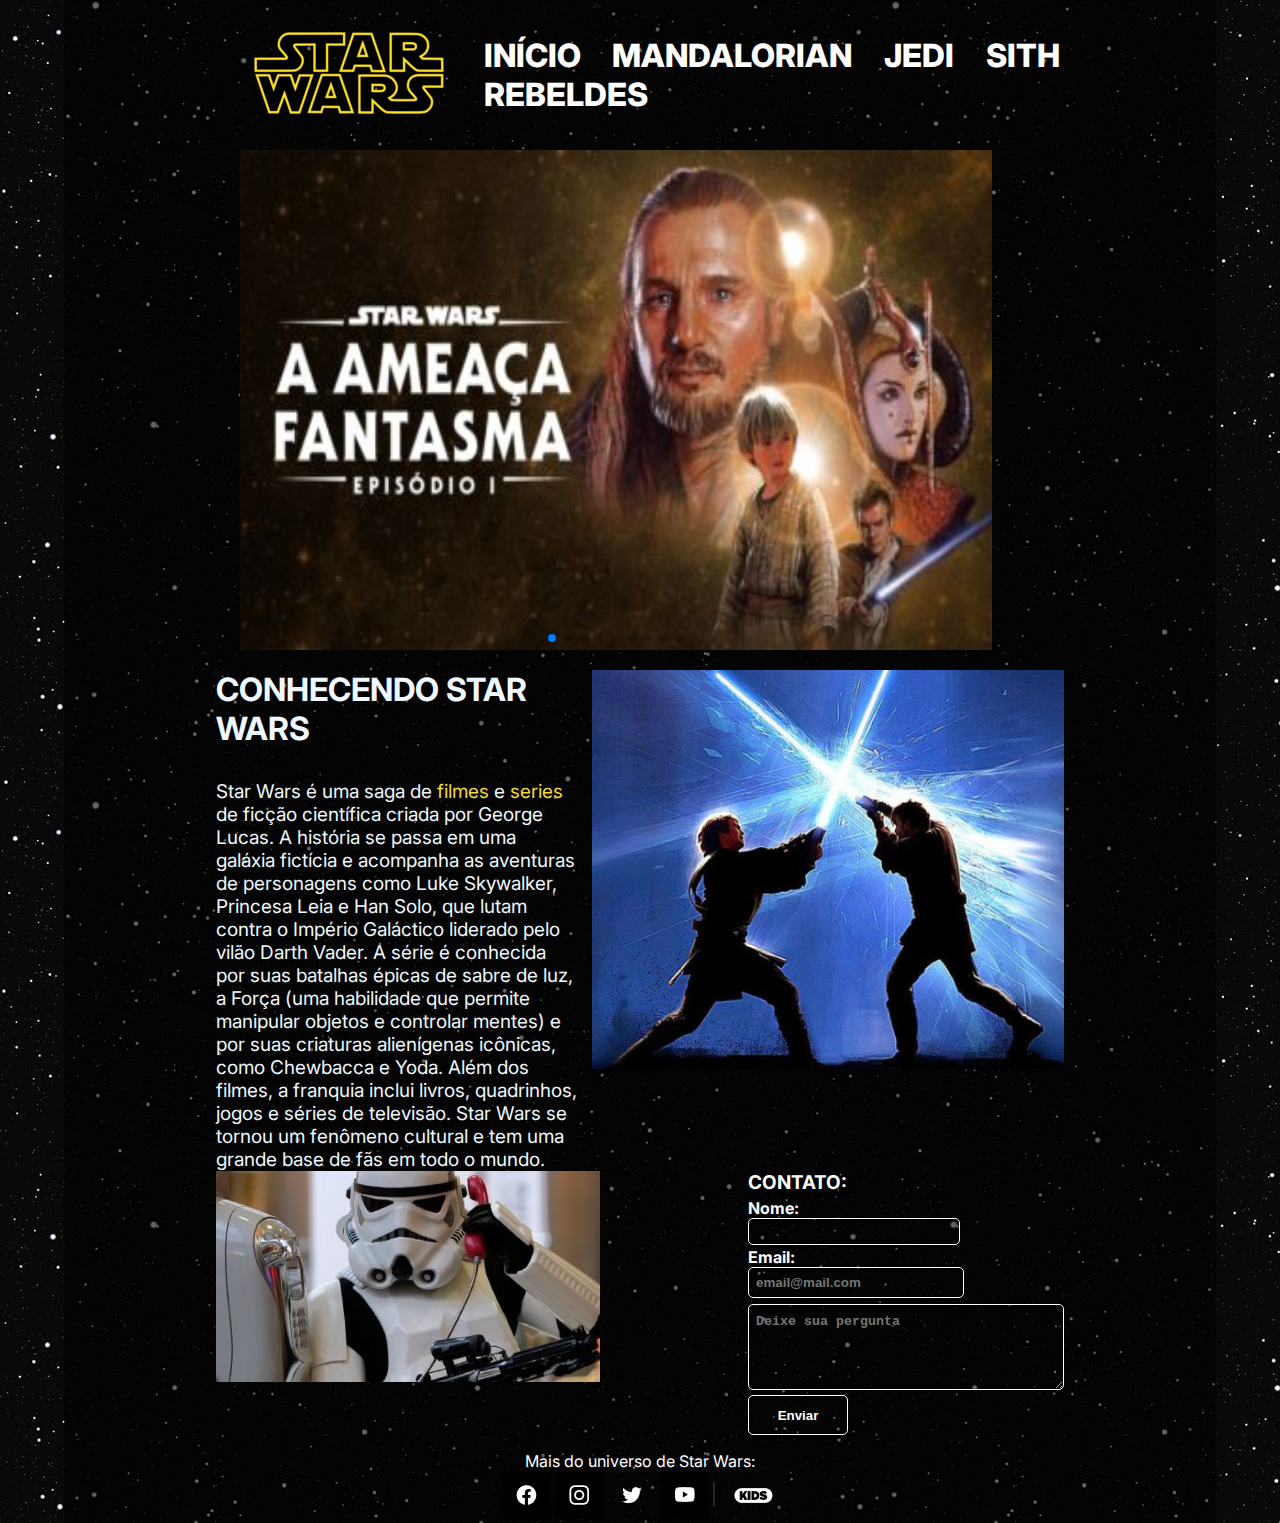
<file: index.html>
<!DOCTYPE html>
<html lang="en">

<head>
    <meta charset="UTF-8">
    <meta http-equiv="X-UA-Compatible" content="IE=edge">
    <meta name="viewport" content="width=device-width, initial-scale=1.0">
    <link rel="icon" href="./Assets/menu2.png">
    <link rel="stylesheet" href="https://cdn.jsdelivr.net/npm/swiper@9/swiper-bundle.min.css" />
    <link rel="stylesheet" href="./Css/index.css">
    <title>Início</title>
</head>



<body>

    <div class="grid">

        <header class="cabecalho">
            <div class="imagem__cabecalho">
                <a href="./index.html"> <img src="./Assets/Logo__Starwars.png" alt="logo Star Wars"></a><!--logo-->
            </div>
            <div class="links__cabecalho">
                <a class="links__header" href="./index.html">Início</a>
                <a class="links__header" href="./mandalorian.html">Mandalorian</a>
                <a class="links__header" href="./jedi.html">Jedi</a>
                <a class="links__header" id="red" href="./sith.html">Sith</a>
                <a class="links__header" href="./rebeldes.html">Rebeldes</a>
            </div>


            <div class="container__cabecalho-mobile">
                <input type="checkbox" id="menu" class="container__botao">
                <label for="menu" class="container__label">
                    <span class="cabeçalho__menu-hamburguer container__imagem"></span>
                </label>

                <ul class="lista-menu">

                    <li class="lista-menu__item">
                        <a href="./index.html" class="lista-menu__link">Início</a>
                    </li>
                    <li class="lista-menu__item">
                        <a href="./mandalorian.html" class="lista-menu__link">Mandalorian</a>
                    </li>
                    <li class="lista-menu__item">
                        <a href="./jedi.html" class="lista-menu__link">Jedi</a>
                    </li>
                    <li class="lista-menu__item">
                        <a href="./sith.html" class="lista-menu__link">Sith</a>
                    </li>
                    <li class="lista-menu__item">
                        <a href="./rebeldes.html" class="lista-menu__link">Rebeldes </a>
                    </li>
                </ul>
                <a href="./index.html"><img src="./Assets/logo-mobile.webp" alt="logo Star Wars"
                        class="container__imagem-mobile"></a>


            </div>

        </header>

       

        <section class="carrosel"> 
            <h2 class="carrossel__titulo">FILMES: </h2>
            <!-- Slider main container -->
            <div class="carrossel__container">
                <div class="swiper">
                    <!-- If we need pagination -->
                    <div class="swiper-pagination"></div>
                    <!-- Additional required wrapper -->
                    <div class="swiper-wrapper">
                        <!-- Slides -->
                        <div class="swiper-slide"><a
                                href="https://www.disneyplus.com/pt-br/movies/star-wars-a-ameaca-fantasma-episodio-i/2ezYynkgW1AH"
                                target="_blank"><img src="./Assets/episodio1.jpg" alt="A ameaça Fantasma"></a></div>
                        <div class="swiper-slide"><a
                                href="https://www.disneyplus.com/pt-br/movies/star-wars-ataque-dos-clones-episodio-ii/mgpYHGnzZW6N"
                                target="_blank"><img src="./Assets/episodio2.jpg" alt="Ataque dos clones"></a></div>
                        <div class="swiper-slide"><a
                                href="https://www.disneyplus.com/pt-br/movies/star-wars-a-vinganca-dos-sith-episodio-iii/4WvbqLFumNvi"
                                target="_blank"><img src="./Assets/episodio3.jpg" alt="A vingança dos sith"></a></div>
                        <div class="swiper-slide"><a
                                href="https://www.disneyplus.com/pt-br/movies/star-wars-uma-nova-esperanca-episodio-iv/12fVeZxD2fWJ"
                                target="_blank"><img src="./Assets/episodio4.jpg" alt="Uma nova esperança"></a></div>
                        <div class="swiper-slide"> <a
                                href="https://www.disneyplus.com/pt-br/movies/star-wars-o-imperio-contra-ataca-episodio-v/iqtDTZAewwYl"
                                target="_blank"><img src="./Assets/episodio5.jpg" alt="O imperio contra-ataca"></a>
                        </div>
                        <div class="swiper-slide"><a
                                href="https://www.disneyplus.com/pt-br/movies/star-wars-o-retorno-de-jedi-episodio-vi/6QGKo5mjDBS8"
                                target="_blank"><img src="./Assets/episodio6.jpg" alt="O retorno de Jedi"></a></div>
                        <div class="swiper-slide"> <a
                                href="https://www.disneyplus.com/pt-br/movies/star-wars-o-despertar-da-forca-episodio-vii/1LEKJPDPeMr7"
                                target="_blank"><img src="./Assets/episodio7.jpg" alt="Odespertar da força"></a></div>
                        <div class="swiper-slide"><a
                                href="https://www.disneyplus.com/pt-br/movies/star-wars-os-ultimos-jedi-episodio-viii/1nCWFK1pmAI0"
                                target="_blank"><img src="./Assets/episodio8.jpg" alt="Os últimos Jedi"></a></div>
                        <div class="swiper-slide"><a
                                href="https://www.disneyplus.com/pt-br/movies/star-wars-a-ascensao-skywalker-episodio-ix/5e8JThYwCYgw"
                                target="_blank"><img src="./Assets/episodio9.jpg" alt="A ascenção Skywalker"></a></div>

                    </div>

                    <!-- If we need navigation buttons -->
                    <div class="swiper-button-prev"></div>
                    <div class="swiper-button-next"></div>

                </div>
        </section>

        <section class="carrosel2">
            <h2 class="carrossel__titulo2">PERSONAGENS Icônicos: </h2>
            <!-- Slider main container -->
            <div class="carrossel__container">
                <div class="swiper">
                    <!-- If we need pagination -->
                    <div id="bulets" class="swiper-pagination"></div>
                    <!-- Additional required wrapper -->
                    <div class="swiper-wrapper">
                        <!-- Slides -->
                        <div class="swiper-slide"><a href="https://pt.wikipedia.org/wiki/Darth_Vader" target="_blank"><img
                                    src="./Assets/darth-vader-main_4560aff7.jpeg" alt="Foto Darth Vader"></a>
                            <p class="carrosel__nome__personagem">Darth Vader</p>
                        </div>
                        <div class="swiper-slide"><a href="https://pt.wikipedia.org/wiki/Luke_Skywalker" target="_blank"><img
                                    src="./Assets/luke-skywalker-main_7ffe21c7.jpeg" alt="Foto luke skywalker"></a>
                            <p class="carrosel__nome__personagem">Luke Skywalker</p>
                        </div>
                        <div class="swiper-slide"><a href="https://pt.wikipedia.org/wiki/Leia_Organa" target="_blank"><img
                                    src="./Assets/leia-organa-main_9af6ff81.jpeg" alt="Foto leia organa"></a>
                            <p class="carrosel__nome__personagem">Léia Organa</p>
                        </div>
                        <div class="swiper-slide"><a href="https://pt.wikipedia.org/wiki/Han_Solo" target="_blank"><img
                                    src="./Assets/han-solo-main_a4c8ff79.jpeg" alt="foto Han Solo"></a>
                            <p class="carrosel__nome__personagem">Han Solo</p>
                        </div>
                        <div class="swiper-slide"><a href="https://pt.wikipedia.org/wiki/Obi-Wan_Kenobi" target="_blank"><img
                                    src="./Assets/obi-wan-kenobi-main_3286c63c.jpeg" alt="Foto Obi-wan Kenobi"></a>
                            <p class="carrosel__nome__personagem">Obi-wan Kenobi</p>
                        </div>
                        <div class="swiper-slide"><a href="https://pt.wikipedia.org/wiki/Yoda" target="_blank"><img
                                    src="./Assets/Yoda-Retina_2a7ecc26.jpeg" alt="Foto YODA"></a>
                            <p class="carrosel__nome__personagem">yoda</p>
                        </div>
                        <div class="swiper-slide"><a href="https://pt.wikipedia.org/wiki/Chewbacca" target="_blank"><img
                                    src="./Assets/chewie-main_e1968a8a.jpeg" alt="Foto Chewbacca"></a>
                            <p class="carrosel__nome__personagem">Chewbacca</p>
                        </div>
                        <div class="swiper-slide"><a href="https://pt.wikipedia.org/wiki/R2-D2" target="_blank"><img
                                    src="./Assets/r2-d2-main_f315b094.jpeg" alt="Foto R2-D2"></a>
                            <p class="carrosel__nome__personagem">R2-D2</p>
                        </div>
                        <div class="swiper-slide"><a href="https://pt.wikipedia.org/wiki/C-3PO" target="_blank"><img
                                    src="./Assets/c-3po-main_417a2902.jpeg" alt="Foto C-3PO"></a>
                            <p class="carrosel__nome__personagem">C-3PO</p>
                        </div>
                        <div class="swiper-slide"><a href="https://pt.wikipedia.org/wiki/Darth_Vader" target="_blank"><img
                                    src="./Assets/anakin-skywalker-main_0326586e.jpg" alt="Foto Anakin Skywalker"></a>
                            <p class="carrosel__nome__personagem">Anakin Skywalker</p>
                        </div>
                        <div class="swiper-slide"><a href="https://pt.wikipedia.org/wiki/Padm%C3%A9_Amidala"
                                target="_blank"><img src="./Assets/Padme-Amidala_05d50c8a.jpeg"
                                    alt="Foto padmé amidala"></a>
                            <p class="carrosel__nome__personagem">Padme Amidala</p>
                        </div>
                        <div class="swiper-slide"><a href="https://pt.wikipedia.org/wiki/Kylo_Ren" target="_blank"><img
                                    src="./Assets/kylo-ren-main-tros-a_6d77fd1e.jpeg" alt="Foto Kylo Ren"></a>
                            <p class="carrosel__nome__personagem">Kylo Ren</p>
                        </div>
                        <div class="swiper-slide"><a href="https://pt.wikipedia.org/wiki/Rey_(Star_Wars)"
                                target="_blank"><img src="./Assets/rey-main_ca4bb0d7.jpeg" alt="Foto REy"></a>
                            <p class="carrosel__nome__personagem">REY</p>
                        </div>
                        <div class="swiper-slide"><a href="https://pt.wikipedia.org/wiki/Darth_Maul"
                                target="_blank"><img src="./Assets/Darth-Maul_632eb5af.jpeg" alt="Foto Darth Maul"></a>
                            <p class="carrosel__nome__personagem">Darth Maul</p>
                        </div>
                        <div class="swiper-slide"><a href="https://pt.wikipedia.org/wiki/Darth_Sidious"
                                target="_blank"><img src="./Assets/emperor-palpatine-main_d6632d0a.jpeg"
                                    alt="Foto imperador palpatine"></a>
                            <p class="carrosel__nome__personagem">Imperador Palpatine</p>
                        </div>

                        <div class="swiper-slide"><a href="https://pt.wikipedia.org/wiki/Finn_(Star_Wars)"
                                target="_blank"><img src="./Assets/finn-main_ad2b705b.jpeg" alt="Foto finn"></a>
                            <p class="carrosel__nome__personagem">Fin</p>
                        </div>

                        <div class="swiper-slide"><a href="https://pt.wikipedia.org/wiki/BB-8" target="_blank"><img
                                    src="./Assets/bb-8-main_72775463.jpeg" alt="Foto Obb-8"></a>
                            <p class="carrosel__nome__personagem">bb-8</p>
                        </div>

                        <div class="swiper-slide"><a href="https://pt.m.wikipedia.org/wiki/Grogu" target="_blank"><img
                                    src="./Assets/grogu-main_89c92eaa.jpeg" alt="Foto grogu"></a>
                            <p class="carrosel__nome__personagem">Grogu</p>
                        </div>
                        <div class="swiper-slide"><a href="https://pt.m.wikipedia.org/wiki/O_Mandaloriano_(personagem)"
                                target="_blank"><img src="./Assets/din-djarin-main_a3810794.jpeg"
                                    alt="Foto Din Djarin"></a>
                            <p class="carrosel__nome__personagem">Din Djarin</p>
                        </div>
                   </div>

                    <!-- If we need navigation buttons -->
                    <div class="swiper-button-prev"></div>
                    <div class="swiper-button-next"></div>

                </div>
        </section>

        <nav id="navegacao__right">
            <h2 class="navegacao__right__titulo">Personagens Icônicos: </h2>
            <ul>
                <li class="lista-nav__item">
                    <a href="https://pt.wikipedia.org/wiki/Luke_Skywalker" target="_blank" class="lista-menu__link">Luke
                        Skywalker</a>
                </li>
                <li class="lista-nav__item">
                    <a href="https://pt.wikipedia.org/wiki/Leia_Organa" target="_blank"
                        class="lista-menu__link">Princesa Leia</a>
                </li>
                <li class="lista-nav__item">
                    <a href="https://pt.wikipedia.org/wiki/Han_Solo" target="_blank" class="lista-menu__link">Han Solo
                    </a>
                </li>
                <li class="lista-nav__item">
                    <a href="https://pt.wikipedia.org/wiki/Darth_Vader" class="lista-menu__link" target="_blank">Darth
                        Vader
                    </a>
                </li>
                <li class="lista-nav__item">
                    <a href="https://pt.wikipedia.org/wiki/Obi-Wan_Kenobi" target="_blank"
                        class="lista-menu__link">Obi-Wan Kenobi
                    </a>
                </li>
                <li class="lista-nav__item">
                    <a href="https://pt.wikipedia.org/wiki/Yoda" target="_blank" class="lista-menu__link"
                        target="_blank">Yoda </a>
                </li>
                <li class="lista-nav__item">
                    <a href="https://pt.wikipedia.org/wiki/Chewbacca" target="_blank" class="lista-menu__link">Chewbacca
                    </a>
                </li>
                <li class="lista-nav__item">
                    <a href="https://pt.wikipedia.org/wiki/R2-D2" target="_blank" class="lista-menu__link">R2-D2 </a>
                </li>
                <li class="lista-nav__item">
                    <a href="https://pt.wikipedia.org/wiki/C-3PO" target="_blank" class="lista-menu__link">C-3PO </a>
                </li>
                <li class="lista-nav__item">
                    <a href="https://pt.wikipedia.org/wiki/Darth_Maul" target="_blank" class="lista-menu__link">Darth
                        Maul</a>
                </li>
                <li class="lista-nav__item">
                    <a href="https://pt.wikipedia.org/wiki/Darth_Sidious" target="_blank" target="_blank"
                        class="lista-menu__link">Palpatine</a>
                </li>
                <li class="lista-nav__item">
                    <a href="https://starwars.fandom.com/pt/wiki/Anakin_Skywalker" target="_blank" target="_blank"
                        class="lista-menu__link">Anakin Skywalker</a>
                </li>
                <li class="lista-nav__item">
                    <a href="https://pt.wikipedia.org/wiki/Rey_(Star_Wars)" target="_blank"
                        class="lista-menu__link">Rey</a>
                </li>
                <li class="lista-nav__item">
                    <a href="https://pt.wikipedia.org/wiki/Finn_(Star_Wars)" target="_blank"
                        class="lista-menu__link">Finn </a>
                </li>
                <li class="lista-nav__item">
                    <a href="https://starwars.fandom.com/pt/wiki/Poe_Dameron" target="_blank"
                        class="lista-menu__link">Poe Dameron</a>
                </li>
                <li class="lista-nav__item">
                    <a href="https://pt.wikipedia.org/wiki/Kylo_Ren" target="_blank" class="lista-menu__link">Kylo
                        Ren</a>
                </li>
                <li class="lista-nav__item">
                    <a href="https://pt.wikipedia.org/wiki/BB-8" target="_blank" class="lista-menu__link">BB-8 </a>
                </li>
                <li class="lista-nav__item">
                    <a href="https://sociedadejedi.com.br/2016/12/25/jyn-erso-o-simbolo-rebelde/" target="_blank"
                        class="lista-menu__link">Jyn Erso</a>
                </li>
                <li class="lista-nav__item">
                    <a href="https://pt.wikipedia.org/wiki/Boba_Fett" target="_blank" class="lista-menu__link">Boba Fett
                    </a>
                </li>
                <li class="lista-nav__item">
                    <a href="https://pt.wikipedia.org/wiki/Padm%C3%A9_Amidala" target="_blank"
                        class="lista-menu__link">Padmé Amidala</a>
                </li>


            </ul>

        </nav>

        <section id="container__section1">
            <div id="container__texto">
                <h1 id="titulo">Conhecendo Star Wars</h1>
                <p id="texto">Star Wars é uma saga de <a id="linktexto" href="https://www.starwars.com/films">filmes</a>
                    e <a id="linktexto" href="https://www.starwars.com/series">series</a> de ficção científica criada
                    por George Lucas.
                    A história se passa em uma galáxia fictícia e acompanha as aventuras de personagens como Luke
                    Skywalker,
                    Princesa Leia e Han Solo, que lutam contra o Império Galáctico liderado pelo vilão Darth Vader. A
                    série é
                    conhecida por suas batalhas épicas de sabre de luz, a Força (uma habilidade que permite manipular
                    objetos e
                    controlar mentes) e por suas criaturas alienígenas icônicas, como Chewbacca e Yoda. Além dos filmes,
                    a
                    franquia inclui livros, quadrinhos, jogos e séries de televisão. Star Wars se tornou um fenômeno
                    cultural e
                    tem uma grande base de fãs em todo o mundo.</p>
            </div>

            <div class="container__imagem1">
                <img class="paragrafo__index__imagem1" src="./Assets/Jedi_img1.png" alt="Dois Jedis lutando">
            </div>
        </section>

        <section id="container__contato">

            <div class="paragrafo__index__imagem2">
                <img class="imagem2" src="./Assets/contato 3.png" alt="Stormtrooper com o telefone na mão">
            </div>




            <form class="container__form" name="formulario__container">

                <h1 class="Formulario__titulo">Contato:</h1>

                <div class="formulario__input">
                    <label for="nome">Nome:</label>
                    <input type="text" id="nomeid" required="required" name="nome" />
                    <label for="email">Email:</label>
                    <input type="email" id="emailid" placeholder="email@mail.com" name="email" />


                    <textarea placeholder="Deixe sua pergunta"></textarea>

                    <input type="submit" class="enviar" onclick="Enviar();" value="Enviar" />
                </div>
            </form>
        </section>



        <aside id="navegacao__left">
            <div class="container__imagens__left">
                <h4 id="titulo_left">Filmes em ordem cronológica:</h4>
                <a href="https://www.disneyplus.com/pt-br/movies/star-wars-a-ameaca-fantasma-episodio-i/2ezYynkgW1AH"><img
                        class="imagens__left" src="./Assets/episodio1.jpg" alt="A ameaça Fantasma"></a>
                <a href="https://www.disneyplus.com/pt-br/movies/star-wars-ataque-dos-clones-episodio-ii/mgpYHGnzZW6N"><img
                        class="imagens__left" src="./Assets/episodio2.jpg" alt="Ataque dos clones"></a>
                <a
                    href="https://www.disneyplus.com/pt-br/movies/star-wars-a-vinganca-dos-sith-episodio-iii/4WvbqLFumNvi"><img
                        class="imagens__left" src="./Assets/episodio3.jpg" alt="A vingança dos sith"></a>
                <a href="https://www.disneyplus.com/pt-br/movies/star-wars-uma-nova-esperanca-episodio-iv/12fVeZxD2fWJ"><img
                        class="imagens__left" src="./Assets/episodio4.jpg" alt="Uma nova esperança"></a>
                <a
                    href="https://www.disneyplus.com/pt-br/movies/star-wars-o-imperio-contra-ataca-episodio-v/iqtDTZAewwYl"><img
                        class="imagens__left" src="./Assets/episodio5.jpg" alt="O imperio contra-ataca"></a>
                <a href="https://www.disneyplus.com/pt-br/movies/star-wars-o-retorno-de-jedi-episodio-vi/6QGKo5mjDBS8"><img
                        class="imagens__left" src="./Assets/episodio6.jpg" alt="O retorno de Jedi"></a>
                <a
                    href="https://www.disneyplus.com/pt-br/movies/star-wars-o-despertar-da-forca-episodio-vii/1LEKJPDPeMr7"><img
                        class="imagens__left" src="./Assets/episodio7.jpg" alt="Odespertar da força"></a>
                <a href="https://www.disneyplus.com/pt-br/movies/star-wars-os-ultimos-jedi-episodio-viii/1nCWFK1pmAI0"><img
                        class="imagens__left" src="./Assets/episodio8.jpg" alt="Os últimos Jedi"></a>
                <a
                    href="https://www.disneyplus.com/pt-br/movies/star-wars-a-ascensao-skywalker-episodio-ix/5e8JThYwCYgw"><img
                        class="imagens__left" src="./Assets/episodio9.jpg" alt="A ascenção Skywalker"></a>
            </div>
        </aside>

        <footer class="rodape__container">

            <div>
                <p id="texto__rodape">Mais do universo de Star Wars:</p>
            </div>

            <div>
                <a href="https://www.facebook.com/StarWars.br/?brand_redir=169299103121699" target="_blank"><img
                        src="./Assets/facebook.png" alt="facebook"></a>
                <a href="https://www.instagram.com/starwars/" target="_blank"><img src="./Assets/instagram.png" alt="instagram"></a>
                <a href="https://twitter.com/starwars" target="_blank"><img src="./Assets/twitter.png" alt="twitter"></a>
                <a href="https://www.youtube.com/user/starwars" target="_blank"><img src="./Assets/youtube.png" alt="youtube"></a>
                <a href="https://www.starwarskids.com/" target="_blank"><img src="./Assets/kids.png" alt=""></a>
            </div>
        </footer>


    </div><!-- Final Grid -->
    <script src="./formulario.js"></script>

    <script src="https://cdn.jsdelivr.net/npm/swiper@9/swiper-bundle.min.js"></script>

    <script>
        const swiper = new Swiper('.swiper', {
            slidesPerView: 1,
            spaceBetween: 10,
            pagination: {

                el: '.swiper-pagination',
                type: 'bullets',
            },
        });
    </script>



</body>

</html>
</file>
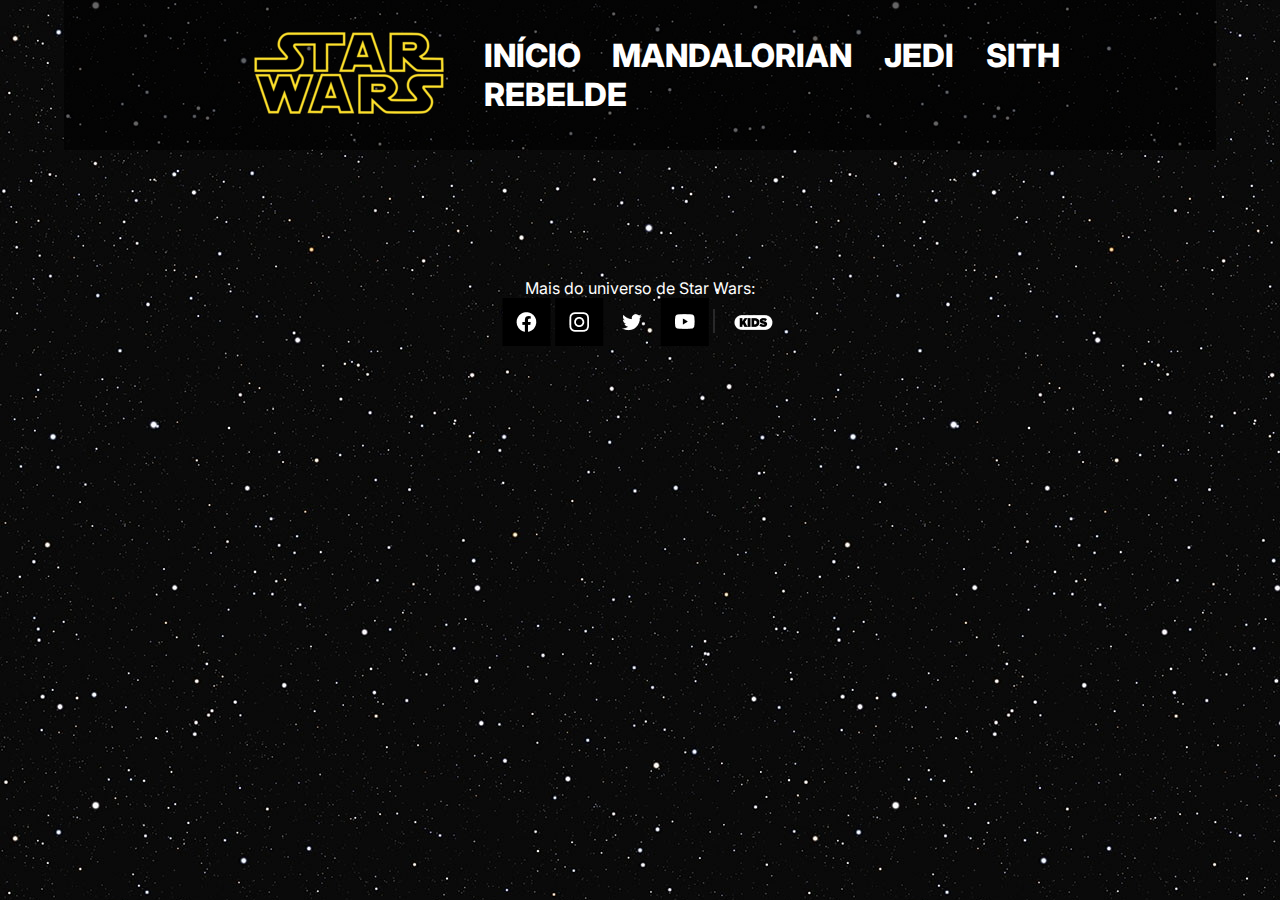
<file: LukeSkywlaker.html>
<!DOCTYPE html>
<html lang="en">

<head>
    <meta charset="UTF-8">
    <meta http-equiv="X-UA-Compatible" content="IE=edge">
    <meta name="viewport" content="width=device-width, initial-scale=1.0">
    <link rel="stylesheet" href="./Css/lukeSkywalker.css">
    <title>Rebeldes</title>
</head>



<body>

    <div class="grid">
        <header class="cabecalho">
            <div class="imagem__cabecalho">
                <a href="./index.html"> <img src="./Assets/Logo__Starwars.png" alt="logo Star Wars"></a><!--logo-->
            </div>
            <div class="links__cabecalho">
                <a class="links__header" href="./index.html">Início</a>
                <a class="links__header" href="./mandalorian.html">Mandalorian</a>
                <a class="links__header" href="./jedi.html">Jedi</a>
                <a class="links__header" href="./sith.html">Sith</a>
                <a class="links__header" href="./rebeldes.html">Rebelde</a>
            </div>


            <div class="container__cabecalho-mobile">
                <input type="checkbox" id="menu" class="container__botao">
                <label for="menu" class="container__label">
                    <span class="cabeçalho__menu-hamburguer container__imagem"></span>
                </label>

                <ul class="lista-menu">

                    <li class="lista-menu__item">
                        <a href="./index.html" class="lista-menu__link">Início</a>
                    </li>
                    <li class="lista-menu__item">
                        <a href="./mandalorian.html" class="lista-menu__link">Mandalorian</a>
                    </li>
                    <li class="lista-menu__item">
                        <a href="./jedi.html" class="lista-menu__link">Jedi</a>
                    </li>
                    <li class="lista-menu__item">
                        <a href="./sith.html" class="lista-menu__link">Sith</a>
                    </li>
                    <li class="lista-menu__item">
                        <a href="./rebeldes.html" class="lista-menu__link">Rebeldes </a>
                    </li>
                </ul>
                <a href="./index.html"><img src="./Assets/logo-mobile.webp" alt="logo Star Wars"
                        class="container__imagem-mobile"></a>


            </div>

        </header>


    
         

            <div class="infoContainer">
                
            </div>
        </div>
            <div>
              
            </div>
     





        <footer class="rodape__container">

            <div>
                <p id="texto__rodape">Mais do universo de Star Wars:</p>
            </div>

            <div>
                <a href="https://www.facebook.com/StarWars.br/?brand_redir=169299103121699"><img
                        src="./Assets/facebook.png" alt="facebook"></a>
                <a href="https://www.instagram.com/starwars/"><img src="./Assets/instagram.png" alt="instagram"></a>
                <a href="https://twitter.com/starwars"><img src="./Assets/twitter.png" alt="twitter"></a>
                <a href="https://www.youtube.com/user/starwars"><img src="./Assets/youtube.png" alt="youtube"></a>
                <a href="https://www.starwarskids.com/"><img src="./Assets/kids.png" alt=""></a>
            </div>
        </footer>
    </div><!-- Final Grid -->

    <script src="./ApiPersonagem.js"></script>
</body>

</html>
</file>
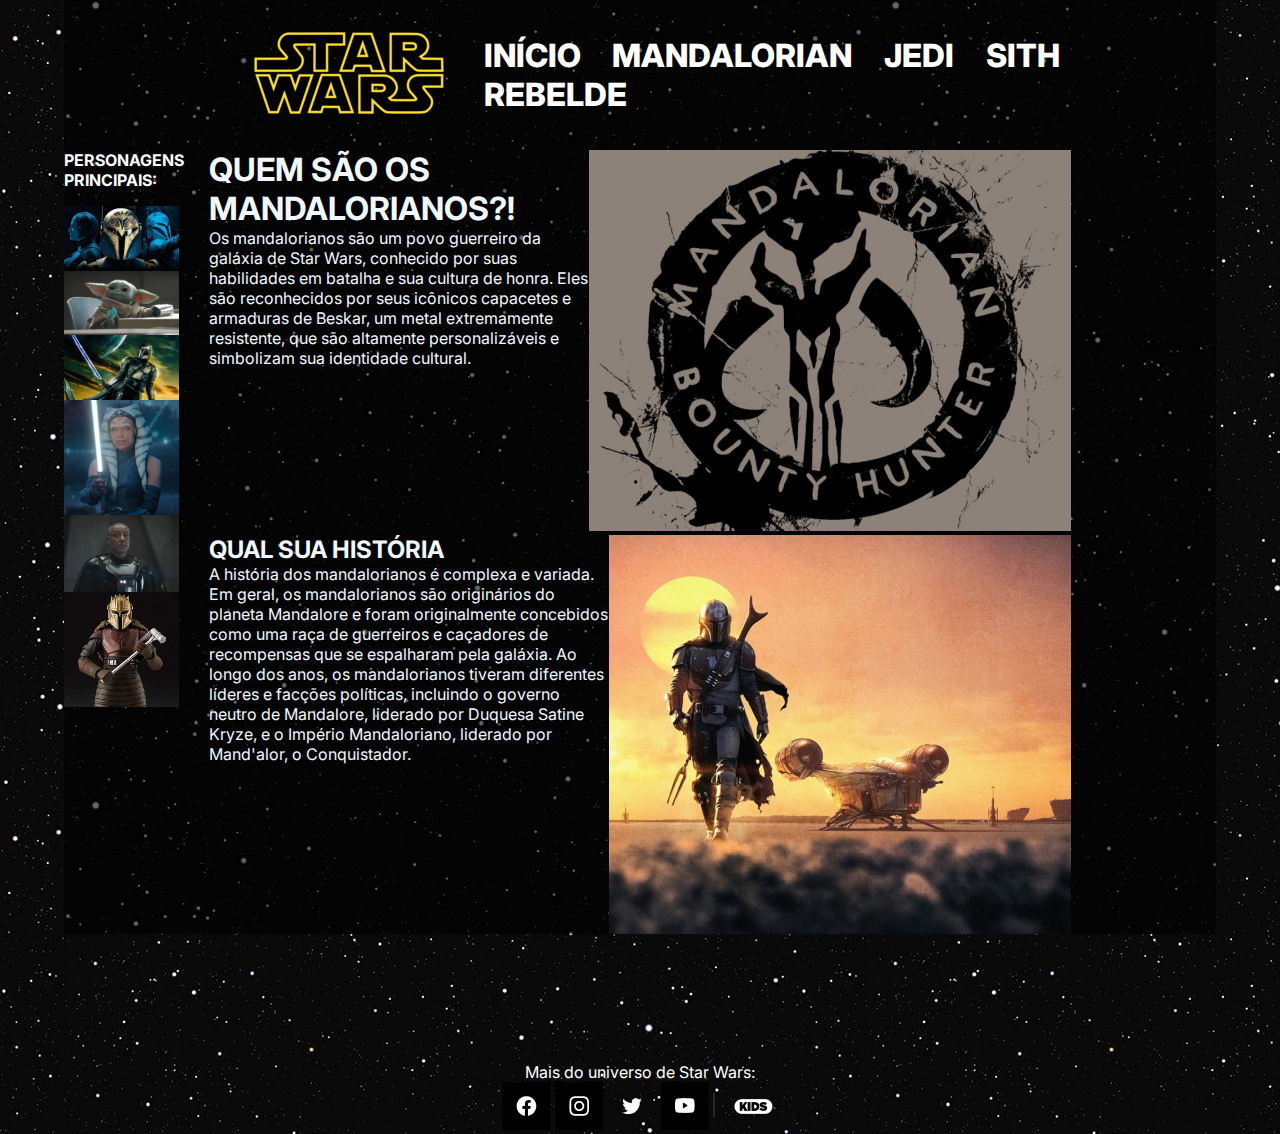
<file: mandalorian.html>
<!DOCTYPE html>
<html lang="en">

<head>
    <meta charset="UTF-8">
    <meta http-equiv="X-UA-Compatible" content="IE=edge">
    <meta name="viewport" content="width=device-width, initial-scale=1.0">
    <title>Star Wars</title>
    <link rel="stylesheet" href="./Css/mandalorian.css">
</head>

<body>
    <div class="grid">
        <header class="cabecalho">
            <div class="imagem__cabecalho">
                <a href="./index.html"> <img src="./Assets/Logo__Starwars.png" alt="logo Star Wars"></a><!--logo-->
            </div>
            <div class="links__cabecalho">
                <a class="links__header" href="./index.html">Início</a>
                <a class="links__header" href="./mandalorian.html">Mandalorian</a>
                <a class="links__header" href="./jedi.html">Jedi</a>
                <a class="links__header" id="red" href="./sith.html">Sith</a>
                <a class="links__header" href="./rebeldes.html">Rebelde</a>
            </div>


            <div class="container__cabecalho-mobile">
                <input type="checkbox" id="menu" class="container__botao">
                <label for="menu" class="container__label">
                    <span class="cabeçalho__menu-hamburguer container__imagem"></span>
                </label>

                <ul class="lista-menu">

                    <li class="lista-menu__item">
                        <a href="./index.html" class="lista-menu__link">Início</a>
                    </li>
                    <li class="lista-menu__item">
                        <a href="./mandalorian.html" class="lista-menu__link">Mandalorian</a>
                    </li>
                    <li class="lista-menu__item">
                        <a href="./jedi.html" class="lista-menu__link">Jedi</a>
                    </li>
                    <li class="lista-menu__item">
                        <a href="./sith.html" class="lista-menu__link">Sith</a>
                    </li>
                    <li class="lista-menu__item">
                        <a href="./rebeldes.html" class="lista-menu__link">Rebeldes </a>
                    </li>
                </ul>
                <a href="./index.html"><img src="./Assets/logo-mobile.webp" alt="logo Star Wars"
                        class="container__imagem-mobile"></a>


            </div>

        </header>

        <section class="section1">
            <div class="container__texto">
                <h1 id="titulo">QUEM SÃO OS MANDALORIANOS?!</h1>
                <p class="paragrafo_1_texto">Os mandalorianos são um povo guerreiro da galáxia de Star Wars, conhecido
                    por
                    suas habilidades em batalha e sua cultura de honra. Eles são reconhecidos por seus icônicos
                    capacetes e
                    armaduras de Beskar, um metal extremamente resistente, que são altamente personalizáveis e
                    simbolizam
                    sua identidade cultural.</p>
            </div>
            <div>
                <img id="imagem1" src="Assets/Logo mandalorian.png">
            </div>

        </section>
        <section class="section2">
            <div class="container__texto_02">
                <h2 class="paragrafo__02__titulo">QUAL SUA HISTÓRIA</h1>
                    <p class="paragrafo_2_texto">A história dos mandalorianos é complexa e variada. Em geral, os
                        mandalorianos
                        são originários do planeta Mandalore e foram originalmente concebidos como uma raça de
                        guerreiros e
                        caçadores de recompensas que se espalharam pela galáxia.
                        Ao longo dos anos, os mandalorianos tiveram diferentes líderes e facções políticas, incluindo o
                        governo
                        neutro de Mandalore, liderado por Duquesa Satine Kryze, e o Império Mandaloriano, liderado por
                        Mand'alor, o Conquistador.</p>

            </div>
            <div>
                <img class="paragrafo__index__imagem" src="Assets/Mandaloriano.png">

            </div>

        </section>
       <aside id="navegacao__left">
            <div class="container__imagens__left"></div>
            <h4 id="titulo_left">PERSONAGENS PRINCIPAIS:</h4>
            <img class="imagens__left" src="Assets/Bo-Katan.jpg" alt="Bo-Katan">
            <img class="imagens__left" src="Assets/babyYoda.webp" alt=" BabyYoda">
            <img class="imagens__left" src="Assets/the-mandalorian.jpg" alt="Din Djarin">
            <img class="imagens__left" src="Assets/Ahsoka.webp" alt="Ahsoka">
            <img class="imagens__left" src="Assets/Moff Gideon.jpg" alt="Moff Gideon">
            <img class="imagens__left" src="Assets/The Armorer.jpg" als="The Armorer">
    </div>
    </aside>


        <footer class="rodape__container">

            <div>
                <p id="texto__rodape">Mais do universo de Star Wars:</p>
            </div>

            <div>
                <div>
                    <a href="https://www.facebook.com/StarWars.br/?brand_redir=169299103121699" target="_blank"><img
                            src="./Assets/facebook.png" alt="facebook"></a>
                    <a href="https://www.instagram.com/starwars/" target="_blank"><img src="./Assets/instagram.png" alt="instagram"></a>
                    <a href="https://twitter.com/starwars" target="_blank"><img src="./Assets/twitter.png" alt="twitter"></a>
                    <a href="https://www.youtube.com/user/starwars" target="_blank"><img src="./Assets/youtube.png" alt="youtube"></a>
                    <a href="https://www.starwarskids.com/" target="_blank"><img src="./Assets/kids.png" alt=""></a>
                </div>
        </footer>





</body>

</html>
</file>
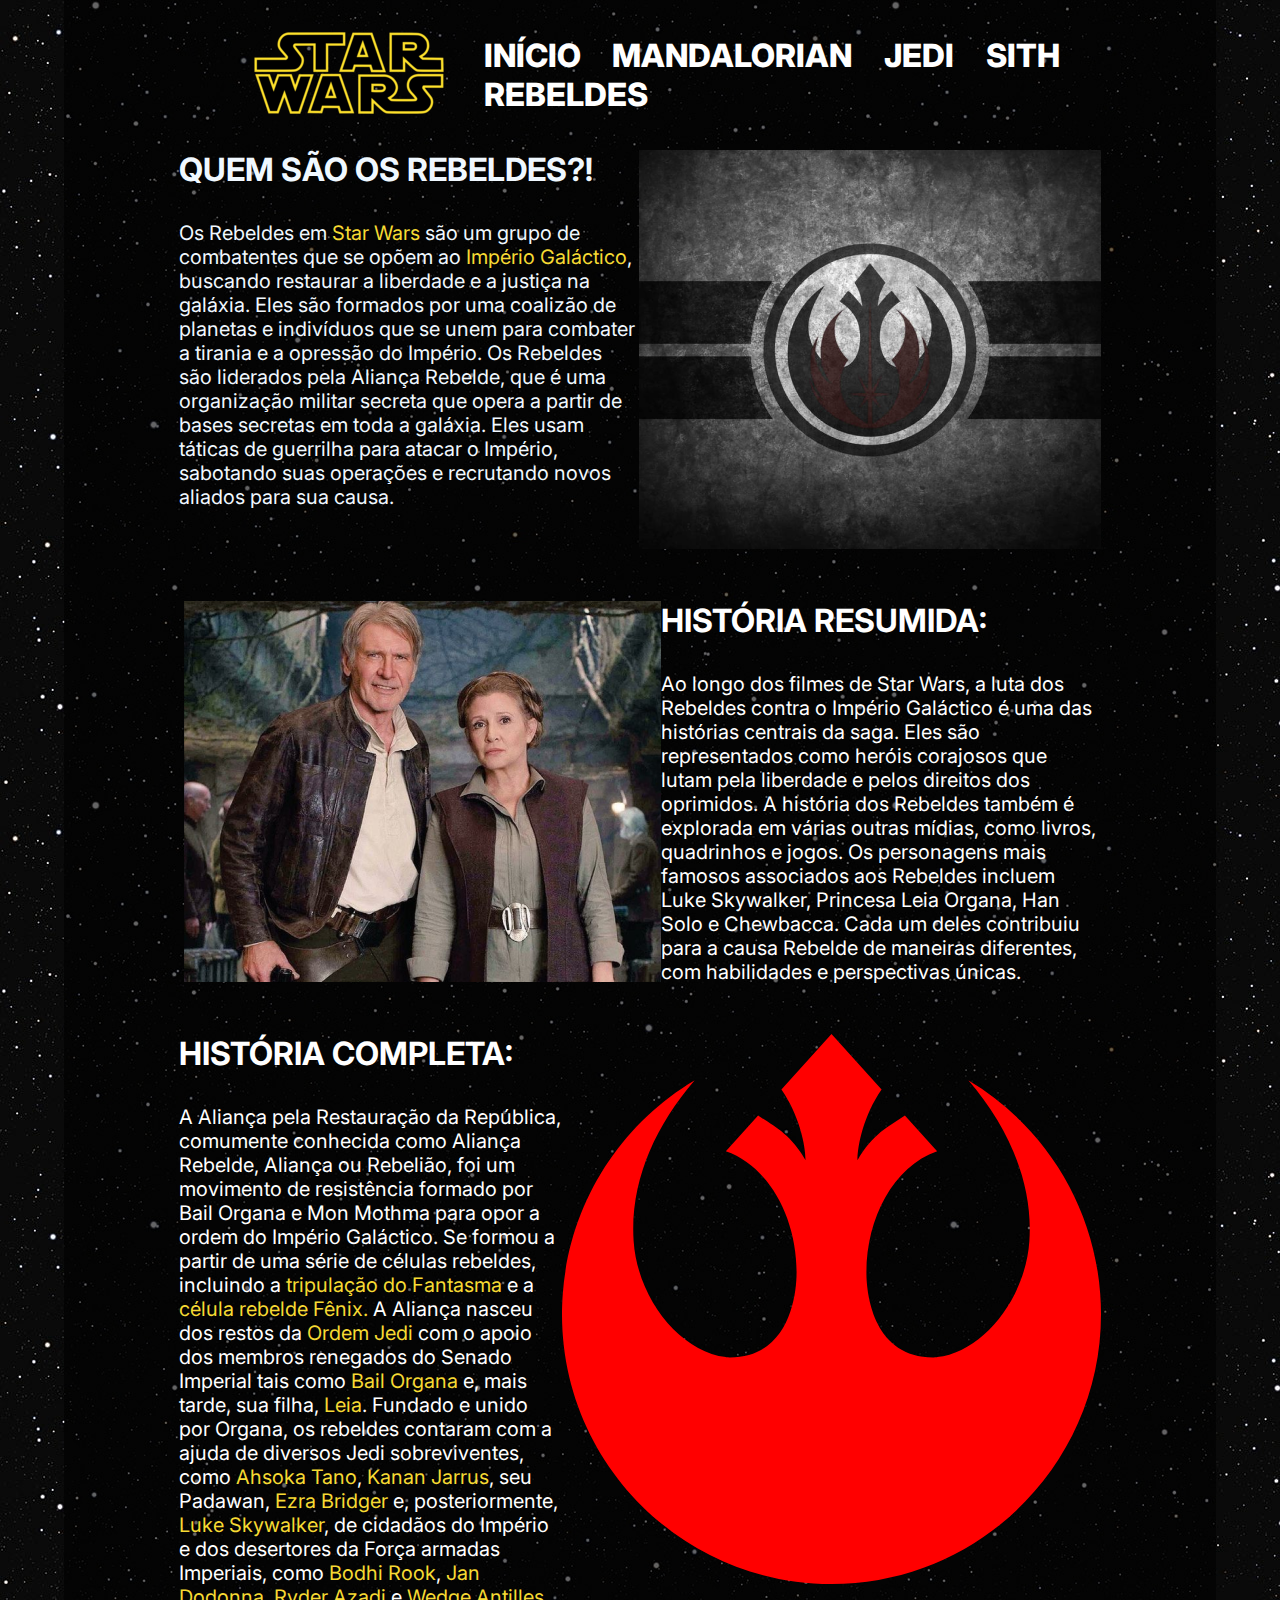
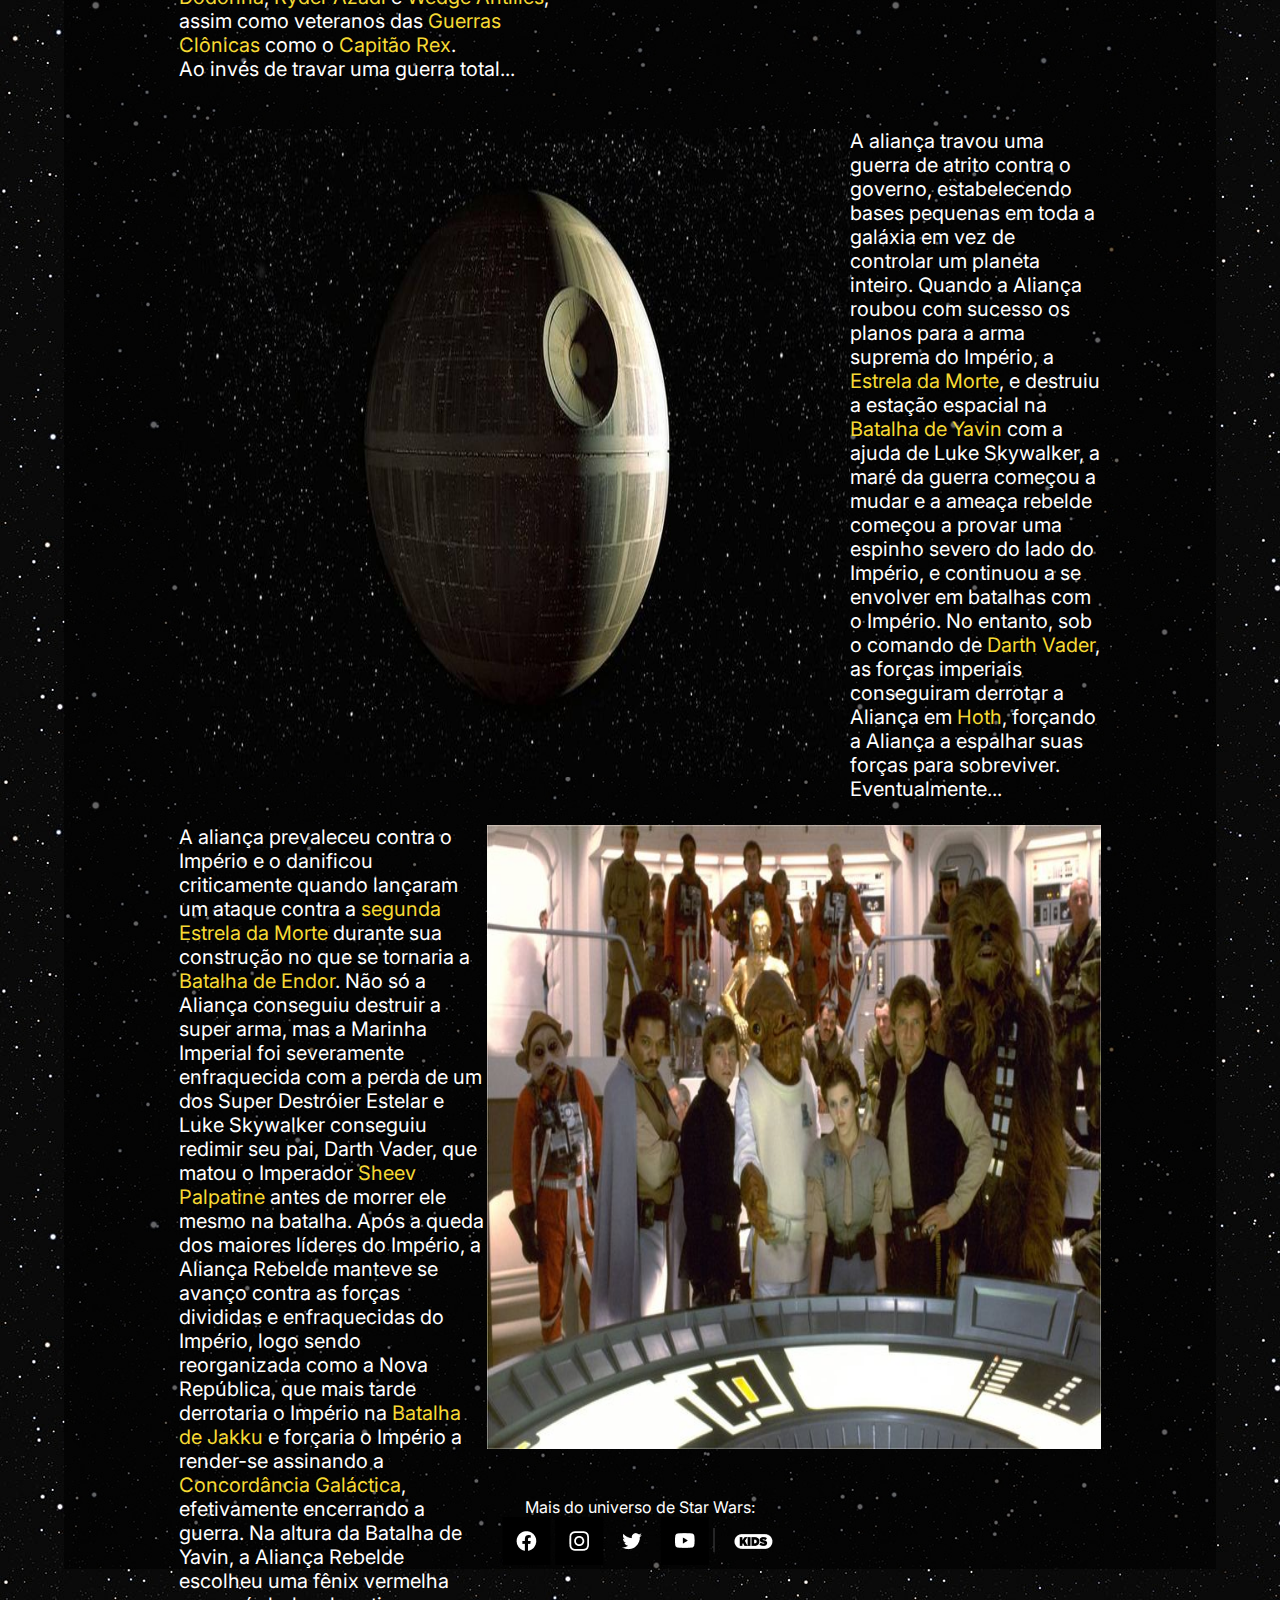
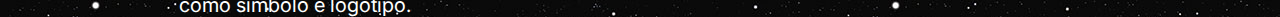
<file: rebeldes.html>
<!DOCTYPE html>
<html lang="en">

<head>
    <meta charset="UTF-8">
    <meta http-equiv="X-UA-Compatible" content="IE=edge">
    <meta name="viewport" content="width=device-width, initial-scale=1.0">
    <link rel="stylesheet" href="./Css/rebelde.css">
    <title>Rebeldes</title>
</head>



<body>

    <div class="grid">
        <header class="cabecalho">
            <div class="imagem__cabecalho">
                <a href="./index.html"> <img src="./Assets/Logo__Starwars.png" alt="logo Star Wars"></a><!--logo-->
            </div>
            <div class="links__cabecalho">
                <a class="links__header" href="./index.html">Início</a>
                <a class="links__header" href="./mandalorian.html">Mandalorian</a>
                <a class="links__header" href="./jedi.html">Jedi</a>
                <a class="links__header" id="red" href="./sith.html">Sith</a>
                <a class="links__header" href="./rebeldes.html">Rebeldes</a>
            </div>


            <div class="container__cabecalho-mobile">
                <input type="checkbox" id="menu" class="container__botao">
                <label for="menu" class="container__label">
                    <span class="cabeçalho__menu-hamburguer container__imagem"></span>
                </label>

                <ul class="lista-menu">

                    <li class="lista-menu__item">
                        <a href="./index.html" class="lista-menu__link">Início</a>
                    </li>
                    <li class="lista-menu__item">
                        <a href="./mandalorian.html" class="lista-menu__link">Mandalorian</a>
                    </li>
                    <li class="lista-menu__item">
                        <a href="./jedi.html" class="lista-menu__link">Jedi</a>
                    </li>
                    <li class="lista-menu__item">
                        <a href="./sith.html" class="lista-menu__link">Sith</a>
                    </li>
                    <li class="lista-menu__item">
                        <a href="./rebeldes.html" class="lista-menu__link">Rebeldes </a>
                    </li>
                </ul>
                <a href="./index.html"><img src="./Assets/logo-mobile.webp" alt="logo Star Wars"
                        class="container__imagem-mobile"></a>


            </div>

        </header>
        <nav id="navegacao__right">
        </nav>

        <section class="container__section1">
            <div class="container__texto">
                <h1 class="titulo1">QUEM SÃO OS REBELDES?!</h1>
                <p class="texto1">Os Rebeldes em <a id="linktexto" href="https://www.starwars.com/" target="_blank"> Star Wars</a> são um grupo de combatentes que se opõem
                    ao
                   <a id="linktexto" href="https://starwars.fandom.com/pt/wiki/Imp%C3%A9rio_Gal%C3%A1ctico" target="_blank">Império Galáctico</a>, buscando restaurar a liberdade e a justiça na galáxia. Eles são formados por
                    uma
                    coalizão de planetas e indivíduos que se unem para combater a tirania e a opressão do Império.
                    Os Rebeldes são liderados pela Aliança Rebelde, que é uma organização militar secreta que opera
                    a
                    partir de bases secretas em toda a galáxia. Eles usam táticas de guerrilha para atacar o
                    Império,
                    sabotando suas operações e recrutando novos aliados para sua causa.</p>
            </div>
            <div>
                <img class="paragrafo__imagem" src="Assets/bandeira_rebelde.png" alt="Bandeira rebelde"></p>
            </div>
        </section>

        <section class="section2">
            <div>
                <img id="imagem2" src="./Assets/Rebeldes.png" alt="Foto Rebeldes">
            </div>
            <div class="container__texto_02">
                <h2 class="paragrafo__02__titulo">HISTÓRIA RESUMIDA: </h2>
                <p class="texto2"> Ao longo dos filmes de Star Wars, a luta dos Rebeldes contra o
                    Império
                    Galáctico é uma das histórias centrais da saga. Eles são representados como heróis corajosos
                    que
                    lutam pela liberdade e pelos direitos dos oprimidos. A história dos Rebeldes também é
                    explorada
                    em
                    várias outras mídias, como livros, quadrinhos e jogos.
                    Os personagens mais famosos associados aos Rebeldes incluem Luke Skywalker, Princesa Leia
                    Organa,
                    Han Solo e Chewbacca. Cada um deles contribuiu para a causa Rebelde de maneiras diferentes,
                    com
                    habilidades e perspectivas únicas.</p>
            </div>
        </section>

        <section class="section3">
            <div class="container__texto_03">
                <h2 class="paragrafo__03__titulo">HISTÓRIA COMPLETA: </h2>
                <p class="texto3"> A Aliança pela Restauração da República, comumente conhecida como Aliança Rebelde,
                    Aliança ou Rebelião, foi um movimento de resistência formado por Bail Organa e Mon Mothma para opor
                    a ordem do Império Galáctico. Se formou a partir de uma série de células rebeldes, incluindo a
                    <a id="linktexto" href="https://starwars.fandom.com/pt/wiki/Espectros#:~:text=Os%20Espectros%2C%20tamb%C3%A9m%20conhecidos%20como,antes%20da%20Guerra%20Civil%20Gal%C3%A1ctica." target="_blank">tripulação do Fantasma</a> e a <a id="linktexto" href="https://starwars.fandom.com/pt/wiki/Esquadr%C3%A3o_F%C3%AAnix " target="_blank"> célula rebelde Fênix.</a>
                    A Aliança nasceu dos restos da <a id="linktexto" href="https://starwars.fandom.com/pt/wiki/Ordem_Jedi" target="_blank">Ordem Jedi</a> com o apoio dos membros renegados do Senado Imperial tais
                    como <a id="linktexto" href="https://starwars.fandom.com/pt/wiki/Bail_Prestor_Organa " target="_blank">Bail Organa</a> e, mais tarde, sua filha, <a id="linktexto" href="https://starwars.fandom.com/pt/wiki/Leia_Organa " target="_blank">Leia</a>. Fundado e unido por Organa, os rebeldes contaram
                    com a ajuda de diversos Jedi sobreviventes, como <a id="linktexto" href="https://starwars.fandom.com/pt/wiki/Ahsoka_Tano " target="_blank">Ahsoka Tano</a>, <a id="linktexto" href="https://starwars.fandom.com/pt/wiki/Kanan_Jarrus " target="_blank">Kanan Jarrus</a>, seu Padawan, <a id="linktexto" href="https://starwars.fandom.com/wiki/Ezra_Bridger " target="_blank">Ezra
                    Bridger</a> e, posteriormente, <a id="linktexto" href=" https://starwars.fandom.com/pt/wiki/Luke_Skywalker" target="_blank">Luke Skywalker</a>, de cidadãos do Império e dos desertores da Força armadas
                    Imperiais, como <a id="linktexto" href="https://starwars.fandom.com/pt/wiki/Bodhi_Rook " target="_blank">Bodhi Rook</a>, <a id="linktexto" href=" https://starwars.fandom.com/pt/wiki/Legends:Jan_Dodonna" target="_blank">Jan Dodonna</a>, <a id="linktexto" href="https://starwars.fandom.com/pt/wiki/A_Fool%27s_Hope " target="_blank">Ryder Azadi</a> e <a id="linktexto" href=" " target="_blank">Wedge Antilles</a>, assim como veteranos das
                    <a id="linktexto" href="https://starwars.fandom.com/pt/wiki/Guerras_Cl%C3%B4nicas " target="_blank">Guerras Clônicas</a> como o <a id="linktexto" href="https://starwars.fandom.com/pt/wiki/CT-7567 " target="_blank">Capitão Rex</a>. <br>
                    Ao invés de travar uma guerra total...</p>
            </div>
            <div class="container__imagen3">
                <img id="imagem3" src="./Assets/Redstarbird.svg" alt="Foto Rebeldes">
            </div>
        </section>

        <section class="section4">
            <div class="container__imagen4">
                <img id="imagem4" src="./Assets/Death-Star-I-copy_36ad2500.jpeg" alt="Foto Rebeldes">
            </div>
            <div class="container__texto_04">
                <p class="texto4"> A aliança travou uma guerra de atrito contra o governo, estabelecendo bases pequenas
                    em toda a galáxia em vez de controlar um planeta inteiro. Quando a Aliança roubou com sucesso os
                    planos para a arma suprema do Império, a <a id="linktexto" href="https://starwars.fandom.com/pt/wiki/Estrela_da_Morte " target="_blank">Estrela da Morte</a>, e destruiu a estação espacial na <a id="linktexto" href=" https://starwars.fandom.com/pt/wiki/Batalha_de_Yavin" target="_blank">Batalha
                    de Yavin</a> com a ajuda de Luke Skywalker, a maré da guerra começou a mudar e a ameaça rebelde começou
                    a provar uma espinho severo do lado do Império, e continuou a se envolver em batalhas com o Império.
                    No entanto, sob o comando de <a id="linktexto" href="https://starwars.fandom.com/pt/wiki/Anakin_Skywalker " target="_blank">Darth Vader</a>, as forças imperiais conseguiram derrotar a Aliança em
                    <a id="linktexto" href="https://starwars.fandom.com/pt/wiki/Hoth " target="_blank">Hoth</a>, forçando a Aliança a espalhar suas forças para sobreviver.

                    <br>
                    Eventualmente...
                </p>
            </div>
        </section>

        <section class="section5">
            <div class="container__texto_05">
                <p class="texto5"> A aliança prevaleceu contra o Império e o danificou criticamente quando lançaram um ataque contra a <a id="linktexto" href="https://starwars.fandom.com/pt/wiki/Estrela_da_Morte_II " target="_blank">segunda Estrela da Morte</a> durante sua construção no que se tornaria a <a id="linktexto" href="https://starwars.fandom.com/pt/wiki/Batalha_de_Endor " target="_blank">Batalha de Endor</a>. Não só a Aliança conseguiu destruir a super arma, mas a Marinha Imperial foi severamente enfraquecida com a perda de um dos Super Destróier Estelar e Luke Skywalker conseguiu redimir seu pai, Darth Vader, que matou o Imperador <a id="linktexto" href=" https://starwars.fandom.com/pt/wiki/Sheev_Palpatine" target="_blank">
                    Sheev Palpatine</a> antes de morrer ele mesmo na batalha. Após a queda dos maiores líderes do Império, a Aliança Rebelde manteve se avanço contra as forças divididas e enfraquecidas do Império, logo sendo reorganizada como a Nova República, que mais tarde derrotaria o Império na <a id="linktexto" href="https://starwars.fandom.com/pt/wiki/Batalha_de_Jakku " target="_blank"> Batalha de Jakku </a>e forçaria o Império a render-se assinando a <a id="linktexto" href=" https://starwars.fandom.com/pt/wiki/Concord%C3%A2ncia_Gal%C3%A1ctica" target="_blank">Concordância Galáctica</a>, efetivamente encerrando a guerra.
               Na altura da Batalha de Yavin, a Aliança Rebelde escolheu uma fênix vermelha como símbolo e logotipo.
                </p>            
            </div>
            <div class="container__imagen5">
                <img id="imagem5" src="./Assets/soldados rebeldes.jpg" alt="Foto Rebeldes">
            </div>
        </section>




        <aside id="navegacao__left">

        </aside>

        <footer class="rodape__container">

            <div>
                <p id="texto__rodape">Mais do universo de Star Wars:</p>
            </div>


            <div>
                <a href="https://www.facebook.com/StarWars.br/?brand_redir=169299103121699" target="_blank"><img
                        src="./Assets/facebook.png" alt="facebook"></a>
                <a href="https://www.instagram.com/starwars/" target="_blank"><img src="./Assets/instagram.png" alt="instagram"></a>
                <a href="https://twitter.com/starwars" target="_blank"><img src="./Assets/twitter.png" alt="twitter"></a>
                <a href="https://www.youtube.com/user/starwars" target="_blank"><img src="./Assets/youtube.png" alt="youtube"></a>
                <a href="https://www.starwarskids.com/" target="_blank"><img src="./Assets/kids.png" alt=""></a>
            </div>
        </footer>
    </div><!-- Final Grid -->


</body>

</html>
</file>
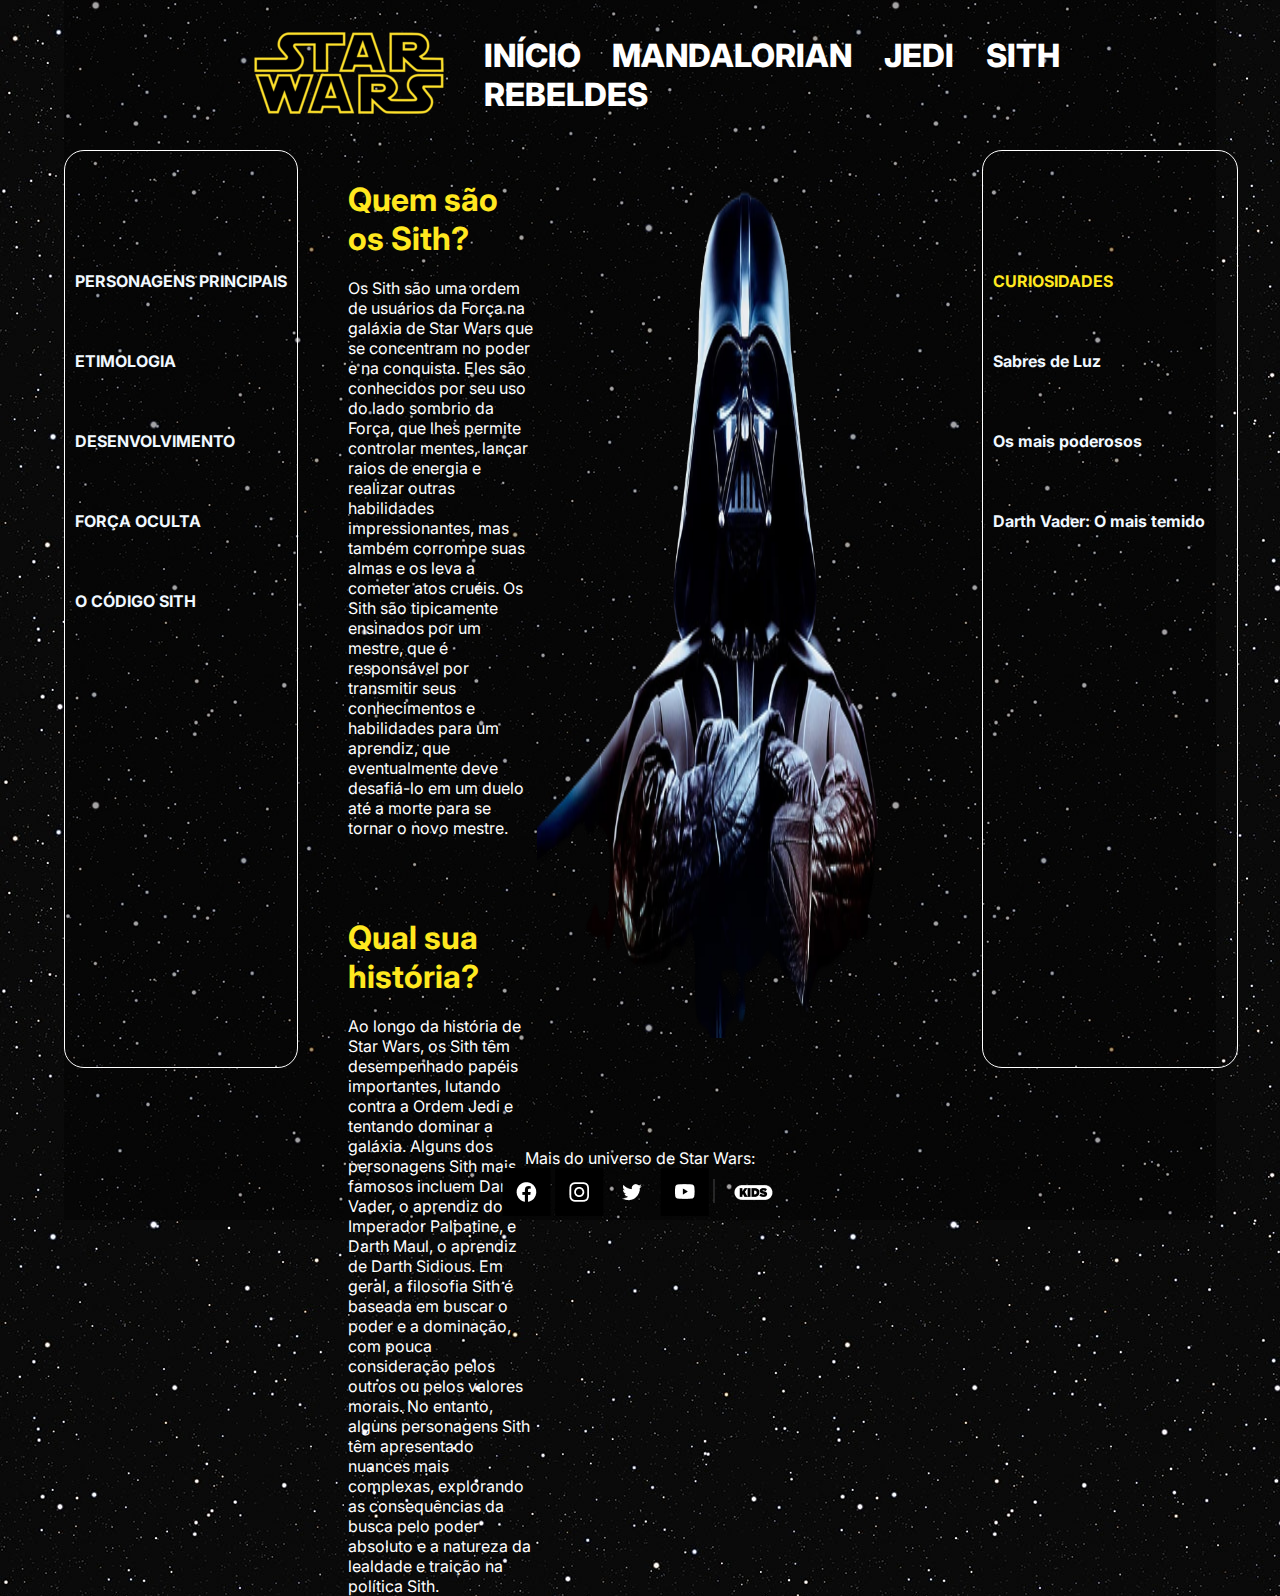
<file: sith.html>
<!DOCTYPE html>
<html lang="pt-BR">
<head>
    <meta charset="UTF-8">
    <meta http-equiv="X-UA-Compatible" content="IE=edge">
    <meta name="viewport" content="width=device-width, initial-scale=1.0">
    <title>SITH</title>
    <link rel="stylesheet" href="./Css/sith.css">
    
</head>
<body>
    <div class="grid"> <!--começo do grid-->

        <!--<nav id="hamburguer">
            <div class="navbar">
                <div class="container nav-container">
                    <input class="checkbox" type="checkbox" name="" id="" />
                    <div class="hamburger-lines">
                        <span class="line line1"></span>
                        <span class="line line2"></span>
                        <span class="line line3"></span>
                    </div> 
                    <div class="logo">
                        <h1>Navbar</h1>
                    </div>
                    <div class="menu-items">
                        <li><a href="#">Home</a></li>
                        <li><a href="#">about</a></li>
                        <li><a href="#">blogs</a></li>
                        <li><a href="#">portfolio</a></li>
                        <li><a href="#">contact</a></li>
                    </div>
                </div>
            </div>
        </nav>-->
        <header class="cabecalho">
            <div class="imagem__cabecalho">
                <a href="./index.html"> <img src="./Assets/Logo__Starwars.png" alt="logo Star Wars"></a><!--logo-->
            </div>
            <div class="links__cabecalho">
                <a class="links__header" href="./index.html">Início</a>
                <a class="links__header" href="./mandalorian.html">Mandalorian</a>
                <a class="links__header" href="./jedi.html">Jedi</a>
                <a class="links__header" id="red" href="./sith.html">Sith</a>
                <a class="links__header" href="./rebeldes.html">Rebeldes</a>
            </div>


            <div class="container__cabecalho-mobile">
                <input type="checkbox" id="menu" class="container__botao">
                <label for="menu" class="container__label">
                    <span class="cabeçalho__menu-hamburguer container__imagem"></span>
                </label>

                <ul class="lista-menu">

                    <li class="lista-menu__item">
                        <a href="./index.html" class="lista-menu__link">Início</a>
                    </li>
                    <li class="lista-menu__item">
                        <a href="./mandalorian.html" class="lista-menu__link">Mandalorian</a>
                    </li>
                    <li class="lista-menu__item">
                        <a href="./jedi.html" class="lista-menu__link">Jedi</a>
                    </li>
                    <li class="lista-menu__item">
                        <a href="./sith.html" class="lista-menu__link">Sith</a>
                    </li>
                    <li class="lista-menu__item">
                        <a href="./rebeldes.html" class="lista-menu__link">Rebeldes </a>
                    </li>
                </ul>
                <a href="./index.html"><img src="./Assets/logo-mobile.webp" alt="logo Star Wars"
                        class="container__imagem-mobile"></a>


            </div>

        </header>
        <nav class="navegação">
            <ul class="navegacao__lista">
                <br>
                <li>
                    <a href="https://criticalhits.com.br/cinema-e-tv/todos-os-lordes-sith-de-star-wars-filmes-e-series/" class="Links__nav" target="blank">PERSONAGENS PRINCIPAIS</a>
                </li>
                
                <li>
                    <a href="https://pt.wikipedia.org/wiki/Sith#Etimologia" class="Links__nav" target="blank">ETIMOLOGIA</a>
                </li>
                
                <li>
                    <a href="https://pt.wikipedia.org/wiki/Sith#Desenvolvimento" class="Links__nav" target="blank">DESENVOLVIMENTO</a>
                </li>
                
                <li>
                    <a href="https://pt.wikipedia.org/wiki/Sith#Força_Oculta" class="Links__nav" target="blank">FORÇA OCULTA</a>
                </li>
                
                <li>
                    <a href="https://pt.wikipedia.org/wiki/Sith#O_Código_Sith" class="Links__nav" target="blank">O CÓDIGO SITH</a>
                </li>
            </ul>
        </nav>
        
        <section  class="paragrafo_1">   <!--Container texto e imagem-->
            <div class="container__texto" >         
                <h1 class="paragrafo_1_titulo">Quem são os Sith?</h1>
                <br>
                <p class="paragrafo_1_texto">
                    Os Sith são uma ordem de usuários da Força na galáxia de Star Wars que se concentram no poder e na conquista. Eles são conhecidos por seu uso do lado sombrio da Força, que lhes permite controlar mentes, lançar raios de energia e realizar outras habilidades impressionantes, mas também corrompe suas almas e os leva a cometer atos cruéis.
            Os Sith são tipicamente ensinados por um mestre, que é responsável por transmitir seus conhecimentos e habilidades para um aprendiz, que eventualmente deve desafiá-lo em um duelo até a morte para se tornar o novo mestre.
                </p>
                <br><br><br><br>
                <!--<img class="imagem_sith1" src="./Assets/Sith Image1.png" alt="Darth Vader com Storm Troopers ao fundo.">-->
                <h1 class="paragrafo_2_titulo">Qual sua história?</h1>
                <br>
                <p class="paragrafo_2_texto">
                    Ao longo da história de Star Wars, os Sith têm desempenhado papéis importantes, lutando contra a Ordem Jedi e tentando dominar a galáxia. Alguns dos personagens Sith mais famosos incluem Darth Vader, o aprendiz do Imperador Palpatine, e Darth Maul, o aprendiz de Darth Sidious.
            Em geral, a filosofia Sith é baseada em buscar o poder e a dominação, com pouca consideração pelos outros ou pelos valores morais. No entanto, alguns personagens Sith têm apresentado nuances mais complexas, explorando as consequências da busca pelo poder absoluto e a natureza da lealdade e traição na política Sith.
                </p>
                <!--<img class="imagem_sith2" src="./Assets/Sith Image2.png" alt="Sith encarando uma paisagem e uma nave X-Wing.">-->
            </div>
    
        <div  class="imagemContainer">
            <img class="imagemCentro" src="./Assets/sith_novo1.jpg" alt="">
        </div>
    </section>
        <aside class="conteudoLateral">
            <br>
            <h4>CURIOSIDADES</h4>
                <ul class="navegacao__lista">
                    <li>
                        <a href="#" class="link__aside" target="blank">Sabres de Luz</a>
                    </li>
                    <li>
                        <a href="https://www.einerd.com.br/9-siths-mais-poderosos-de-star-wars/" class="link__aside" target="blank">Os mais poderosos</a>
                    </li>
                    <li>
                        <a href="#" class="link__aside" target="blank">Darth Vader: O mais temido</a>
                    </li>
                </ul>
        </aside>
        <footer class="rodape__container">       
            <div>
                <p id="texto__rodape">Mais do universo de Star Wars:</p>
            </div>

        <div>
            <a href="https://www.facebook.com/StarWars.br/?brand_redir=169299103121699" target="_blank"><img
                    src="./Assets/facebook.png" alt="facebook"></a>
            <a href="https://www.instagram.com/starwars/" target="_blank"><img src="./Assets/instagram.png" alt="instagram"></a>
            <a href="https://twitter.com/starwars" target="_blank"><img src="./Assets/twitter.png" alt="twitter"></a>
            <a href="https://www.youtube.com/user/starwars" target="_blank"><img src="./Assets/youtube.png" alt="youtube"></a>
            <a href="https://www.starwarskids.com/" target="_blank"><img src="./Assets/kids.png" alt=""></a>
        </div>
    </footer>
    </div><!--Fechamento Grid   -->
</body>
</html>
</file>
<file: Css/index.css>
@import url('https://fonts.googleapis.com/css2?family=Inter:wght@400;800&display=swap');
@import url("./header.css");
@import url("./carrossel.css");
@import url("./formulario.css");

*{
    margin: 0;
    padding: 0;
    
}

body {
          
    font-family: 'Inter', sans-serif;
    background-image:url("../Assets/papel-de-parede-pixel-parede.jpg");    
    color: white;
    font-size: 16px;
}

.grid{

    margin: 0 5%;
    background-color: rgba(0,0,0,0.6);        
    display: grid;
    grid-template-columns:1fr 10fr 1fr;    
    grid-template-areas:
    "cabecalho cabecalho cabecalho "    
    "carrosel carrossel carrossel"   
    "carrosel carrossel carrossel"  
    "esquerdo section1  direito"
    "esquerdo section1  direito"
    "esquerdo section2  direito"
    "esquerdo section2  direito"
    "rodape   rodape   rodape" ;
}


#navegacao__left{
    grid-area: esquerdo;
    display: flex;
    flex-direction: column;    
}
#titulo_left{
    margin-bottom: 1em;
}

.imagens__left{
    width: 100%;
    
}

.imagens__left:hover{
    transform: scale(1.6, 1.6);
    border: 1px solid #F6DA33
}

#navegacao__right{
    grid-area:direito;
    display: flex;
    flex-direction: column;    
}

.lista-nav__item{
    list-style-type:none;
    padding: 0.7em 0;
    text-align: justify;
}

.navegacao__right__titulo{
    font-size:16px ;
    padding-bottom: 0.8em;
    text-align: center;
}

.lista-menu__link{
    text-decoration: none;
    color: aliceblue;
    font-weight: 700;   
}

.lista-menu__link:hover{
    border-radius: 10px;
    background:  #F6DA33;
     box-shadow: 0 0 5px  #F6DA33, 0 0 25px  #F6DA33, 0 0 50px #F6DA33, 0 0 200px  #F6DA33;
     color: black ;  
     padding: 10px;
}




#container__section1{
grid-area: section1;
display: flex;
color: aliceblue;
justify-content: space-between;
margin: 0 5em;


}

#titulo{
    text-transform: uppercase;
    padding-bottom: 1em;
    font-size: 40px;
    
}
#container__texto{ 
    width: 55%;
    height: 90%;  
   }

#texto{
    font-size: 24px;
   }
.paragrafo__index__imagem1{
    padding: 2em 0;   
}


#linktexto{
text-decoration: none;  
color: #F6DA33;  
}

#linktexto:hover{
color: yellow;
}

#container__contato{
    grid-area: section2;
    display: flex;
    justify-content: flex-start; 
    margin: 0 5em;  
}

.paragrafo__index__imagem2{
    width: 50%;
    margin-right: 100px;  
}



.imagem2{
width: 100%;

}

.rodape__container{
    grid-area: rodape;
    display: flex;
    flex-direction: column;
    align-items: center;
    margin-top: 1em;
}

#texto__rodape{
    color: white;
}


    .carrosel2{
        display: none;
    }

    #navegacao__left{
        display: none;
    }

    #navegacao__right{
        display: none;
    }




/* Resolução Notebook */
@media screen and (min-width: 822px) and (max-width: 1600px) {


    .lista-menu__link:hover{
        border-radius: 8px;   
         padding: 3px;
    }  


    
  .lista-nav__item{
    padding: 0.5em 0;
  }      
    
    
    #container__section1{
        margin: 0;
        padding: 0 3.5em ;
    }

    #container__texto{
        padding-right: 0.8em;      
    }
    
    #titulo{
        font-size: 32px;
        padding: 0;
        padding-bottom: 1em;
    }

    #texto{
        font-size: 19px;
    }



    .paragrafo__index__imagem1{
        padding: 0;        
    }

    #container__contato{
        margin: 0;
        padding: 0 3.5em ;
    }


    .paragrafo__index__imagem2{
        width: 50%;
    }

    .imagem2{
        width: 100%;
    }

    .container__formulario{
        width: 50%;
    }

    .form__texto{
       width: 100%;
    }
}

/* resolução celular */
@media screen and (max-width: 820px)  {

   body{
 margin: 0;
   }

    .grid{
        margin: 0 5%;
        background-color: rgba(0,0,0,0.6);
        grid-template-columns: 1fr 1fr;
        grid-template-areas:
        "cabecalho cabecalho"
         "carrossel carrossel "
         "carrossel2 carrossel2 "
        "section1 section1"
        "section2 section2"
        "rodape  rodape" ;
    }


    

    .lista-menu__link{
        color: #F6DA33;
    }

#navegacao__left{
    display: none;
}

#navegacao__right{
    display: none;
}

#container__section1{ 
    display: flex;
    width: 100%;   
    color: aliceblue;
   flex-direction: column;  
   margin: 0; 
  
 }

 #container__texto{
    width: 100%;
    padding: 0; 
   text-align: center;  
 }

 #titulo{
    font-size: 1.5em;
    padding-bottom: 0;
 }

#texto{
        font-size: 16px;
        padding: 1em;
       }

       .container__imagem1{      
        width: 100%;
       text-align: center;
       }

.paragrafo__index__imagem1{
    width: 100%;
    padding: 0;
}


    #container__contato{
display: none
}

.rodape__container{
    padding-top: 1em;
}

}
</file>
<file: Css/lukeSkywalker.css>
@import url('https://fonts.googleapis.com/css2?family=Inter:wght@400;800&display=swap');
@import url("./header.css");

*{
    margin: 0;
    padding: 0;
    
}

body {
    margin: 0 5%;      
    font-family: 'Inter', sans-serif;
    background-image:url(../Assets/papel-de-parede-pixel-parede.jpg);
    color: white;
    font-size: 16px;
}
.grid{
    background-color: rgba(0,0,0,0.6);     
    width: 100%;
    display: grid;
    grid-template-columns:  10% auto 10%;

    grid-template-areas:
    "cabecalho cabecalho cabecalho "
    "esquerdo section1  direito"
    "esquerdo section1  direito"
    "esquerdo section2  direito"
    "esquerdo section2  direito"
    "rodape   rodape   rodape";

}






#container__section1{
    grid-area: section1;
    display: flex;
    color: aliceblue;
    justify-content: space-around;
    }

#titulo{
    text-transform: uppercase;
    padding-bottom: 1.2em;
    
}
.container__texto{
    display: flex;
    flex-direction: column;    
    width: 50%;
    padding-right: 50px;
}

.paragrafo__index__imagem{   
    margin: auto;
    align-items: flex-start;
   
}


.container__texto_02{
  display: flex;
  flex-direction: column;
  width: 50%;    
}







.rodape__container{
    grid-area: rodape;
    display: flex;
    flex-direction: column;
    align-items: center;
    padding-top: 8em;
}

#texto__rodape{
    text-align: center;
   
}



@media screen and (max-width: 821px)  {

    .grid{
        background-color: rgba(0,0,0,0.6);
        grid-template-columns: 1fr 1fr;
        grid-template-areas:
        "cabecalho cabecalho"
        "section1 section1"
        "section2 section2"
        "rodape  rodape" ;
    }
    

    .container__imagem-mobile {
        width: 80%;
    }
    #container__section1{ 
       color: aliceblue;
       flex-direction: column;    
     }
     .container__texto{
        width: 100%;
        text-align: center;
        padding: 0;
     }
.titulo1{
        padding-bottom: 0;
     }

     .texto1{
        margin: 1em 0;
     }

     .paragrafo__imagem{
        width: 100%;
        margin-bottom: 1em;
        
     }
     .section2{
        flex-direction: column-reverse;
     }

     .container__texto_02{
        width: 100%;
        text-align: center;
     }

     .paragrafo__02__titulo{
        padding: 0;
       
     }

     #imagem2{
        width: 100%;
     }

     .rodape__container{
        padding-top: 1em;
    }


    
}
</file>
<file: Css/mandalorian.css>
@import url('https://fonts.googleapis.com/css2?family=Inter:wght@400;800&display=swap');
@import url("./header.css");

* {
    margin: 0;
    padding: 0;

}

body {

    font-family: 'Inter', sans-serif;
    background-image: url("../Assets/papel-de-parede-pixel-parede.jpg");
    color: white;
    font-size: 16px;
    background-size: 90%;
    background-size: inherit;
}


.grid {
    margin: 0 5%;
    background-color: rgba(0, 0, 0, 0.6);
    display: grid;
    grid-template-columns: 10% auto 10%;
    grid-template-areas:
        "cabecalho cabecalho cabecalho "
        "esquerdo section1  direito"
        "esquerdo section1  direito"
        "esquerdo section2  direito"
        "esquerdo section2  direito"
        "rodape   rodape   rodape";
}



#navegacao__left {
    grid-area: esquerdo;
    display: flex;
    flex-direction: column;

}
#titulo_left {
    margin-bottom: 1em;
}

.imagens__left {
    width: 100%;

}

.imagens__left:hover {
    transform: scale(1.6, 1.6);
    border: 1px solid #F6DA33
}

#navegacao__right {
    grid-area: direito;
    display: flex;
    flex-direction: column;


}

.paragrafo_1_texto {
    display: flex;
    justify-content: center;

}

.section1 {
    grid-area: section1;
    display: flex;
    color: aliceblue;
    margin-left: 30px;
    margin-right: 30px;
    justify-content: space-between;

}

#titulo {
    text-transform: uppercase;

}

.container__texto {
    display: flex;
    flex-direction: column;
    width: 50%;


}

.paragrafo__index__imagem {
    display: flex;


}

.section2 {
    grid-area: section2;
    display: flex;
    color: aliceblue;
    align-items: flex-start;
    margin-left: 30px;
    margin-right: 30px;
    justify-content: space-between;

}



.container__texto_02 {
    display: flex;
    flex-direction: column;
    width: 50%;

}



.rodape__container {
    grid-area: rodape;
    display: flex;
    flex-direction: column;
    align-items: center;
    padding-top: 8em;
}



@media screen and (max-width: 821px) {

    .grid {
        background-color: rgba(0, 0, 0, 0.6);
        grid-template-columns: 1fr 1fr;
        grid-template-areas:
            "cabecalho cabecalho"
            "section1 section1"
            "section2 section2"
            "rodape  rodape";
    }


    #navegacao__right {
        display: none;
    }

    #navegacao__left {
        display: none;
    }

    .container__section1 {

        flex-direction: column;
    }

    .container__section2 {

        flex-direction: column;
    }

    .container__texto{
        width: 100%;
    }

    #titulo{
        text-align: center;
    }

    .paragrafo_1_texto{
        margin: 1em 0;
        text-align: center;
    }

    #imagem1 {
        width: 100%;
        margin-bottom: 1em;
    }

    .section1 {
        display: flex;
        flex-direction: column;
    }

    .section2 {
        display: flex;
        flex-direction: column;
    }

    .container__texto_02{
        width: 100%;
        text-align: center;
    }

    .paragrafo_2_texto{
        margin: 1em 0;
    }

    .paragrafo__index__imagem {
        width: 100%;
    }

    .rodape__container{
        padding-top: 4em;
    }

}
</file>
<file: Css/rebelde.css>
@import url('https://fonts.googleapis.com/css2?family=Inter:wght@400;800&display=swap');
@import url("./header.css");

*{
    margin: 0;
    padding: 0;
    
}

body {
    margin: 0 5%;      
    font-family: 'Inter', sans-serif;
    background-image:url(../Assets/papel-de-parede-pixel-parede.jpg);
    color: white;
    font-size: 16px;
}
.grid{
    background-color: rgba(0,0,0,0.6);     
    width: 100%;
    display: grid;
    grid-template-columns:  10% auto 10%;

    grid-template-areas:
    "cabecalho cabecalho cabecalho "
    "esquerdo section1  direito"
    "esquerdo section1  direito"
    "esquerdo section2  direito"
    "esquerdo section2  direito"
    "esquerdo section3  direito"
    "esquerdo section3  direito"
    "esquerdo section4  direito"
    "esquerdo section4  direito"
    "esquerdo section5  direito"
    "esquerdo section5  direito"
    "rodape   rodape   rodape";

}



#navegacao__left{
    grid-area: esquerdo;
    display: flex;
    flex-direction: column;  

}

#navegacao__right{
    grid-area:direito;
    display: flex;
    flex-direction: column;
    
}

#linktexto{
    text-decoration: none;  
color: #F6DA33; 
}
#linktexto:hover{
    color: yellow;
    }

.container__section1{
    grid-area: section1;
    display: flex;
    color: aliceblue;
   justify-content: space-around;
    }

.titulo1{
    text-transform: uppercase;
    padding-bottom: 1em;
    font-size: 40px;    
}

.container__texto{
    display: flex;
    flex-direction: column;    
    width: 50%;  
}

.texto1{
    font-size: 24px;
}

.section2{
grid-area: section2;
display: flex;
justify-content: space-around;
padding-top: 3em;
}

.container__texto_02{
  display: flex;
  flex-direction: column;
  width: 50%;    
}

.paragrafo__02__titulo{
    text-transform: uppercase;
    padding-bottom: 1em;
    font-size: 40px;
}

.texto2{
font-size: 24px;
}

.section3{
    grid-area: section3;
    display: flex;
    justify-content: space-around;
    padding-top: 3em;
    }
    
    .container__texto_03{
      display: flex;
      flex-direction: column;
      width: 50%;
      
    }
    
    .paragrafo__03__titulo{
        text-transform: uppercase;
        padding-bottom: 1em;
        font-size: 40px;
    }
    
    .texto3{
    font-size: 24px;

    }

    #imagem3{
        height: 550px;
    }
    
    .section4{
        grid-area: section4;
        display: flex;
        justify-content: space-around;
        padding-top: 3em;
        }
        
        .container__texto_04{
          display: flex;
          flex-direction: column;
          width: 50%;
          
        }
        
        .paragrafo__04__titulo{
            text-transform: uppercase;
            padding-bottom: 1em;
            font-size: 40px;
        }
        
        .texto4{
        font-size: 24px;
    
        }
    
        #imagem4{
          width: 100%;
          height: 100%;
        }

        .section5{
            grid-area: section5;
            display: flex;
            justify-content: space-around;
            padding-top: 3em;
            }
            
            .container__texto_05{
              display: flex;
              flex-direction: column;
              width: 50%;
              
            }
            
            .paragrafo__05__titulo{
                text-transform: uppercase;
                padding-bottom: 1em;
                font-size: 40px;
            }
            
            .texto5{
            font-size: 24px;
        
            }
        
            #imagem5{
        width: 100%;
        height: 100%;
            }
        
           
.rodape__container{
    grid-area: rodape;
    padding-top: 3em;
    display: flex;
    flex-direction: column;
    align-items: center;
}

#texto__rodape{
    color: white;
}




@media screen and (min-width: 822px) and (max-width: 1600px) {

    .titulo1, .paragrafo__02__titulo, .paragrafo__03__titulo{

        font-size: 32px;
        padding: 0;
        padding-bottom: 1em;
    }

    .texto1, .texto2, .texto3, .texto4, .texto5{
        font-size: 20px;
    }
}



@media screen and (max-width: 821px)  {

    .grid{
        background-color: rgba(0,0,0,0.6);
        grid-template-columns: 1fr 1fr;
        grid-template-areas:
        "cabecalho cabecalho"
        "section1 section1"
        "section2 section2"
        "section3 section3"
        "section4 section4"
        "section5 section5"
        "rodape  rodape" ;
    }
    

    .container__imagem-mobile {
        width: 80%;
    }

    .container__section1, .section2, 
    .section3, .section4, .section5 { 
        
       color: aliceblue;
       flex-direction: column;    
     }
     .container__texto, .container__texto_02, .container__texto_03,
       .container__texto_04, .container__texto_05{
        width: 100%;
        text-align: center;
        padding: 0;
        
     }
     .texto1, .texto2, .texto3, .texto4, .texto5{
        font-size: 16px;
    }
    .titulo1, .paragrafo__02__titulo, .paragrafo__03__titulo{

        font-size: 1.5em;
    }
.titulo1{
        padding-bottom: 0;
     }

     .texto1, .texto2,.texto3{
        margin: 1em 0;
     }

     .paragrafo__imagem{
        width: 100%;
        margin-bottom: 0;
        
     }
     .section2 {
        flex-direction: column-reverse;
        padding-top: 1em;
     }

     .container__texto_02,.container__texto_03{
        width: 100%;
        text-align: center;
     }

     .paragrafo__02__titulo{
        padding: 0;
     }

     #imagem2{
        width: 100%;
     }

     .section3
     {
        padding-top: 1em;      
     }
     .paragrafo__03__titulo{
        padding-bottom: 0;
     }

     #imagem3{
        width: 100%;
        height: 300px;
     }

     .section4{
        flex-direction: column-reverse;
        padding-top: 0em;
     }

     .container__texto_04{
        width: 100%;
        text-align: center;
        padding: 1em 0;
        
     }

     .section5{
        padding-top: 0;
     }

     .container__texto_05{
        padding: 1em 0;
     }

     .rodape__container{
        padding-top: 1em;
    }


    
}
</file>
<file: Css/sith.css>
@import url('https://fonts.googleapis.com/css2?family=Inter:wght@400;800&display=swap');
@import url("./header.css");

*{
    margin: 0;
    padding: 0;
    
}

body {
    margin: 0 5%;      
    font-family: 'Inter', sans-serif;
    background-image:url(../Assets/papel-de-parede-pixel-parede.jpg);
    color: white;
    font-size: 16px;
}

.grid {
    display: grid;
    background-color: rgba(0, 0, 0, 0.349);        
    grid-template-columns: ( 10%  auto 10%);      
    grid-template-areas:
    "cabecalho cabecalho cabecalho"
    "navegacao conteudoTexto conteudoLateral"
    "navegacao conteudoTexto conteudoLateral"
    "navegacao conteudoTexto conteudoLateral"
    "rodape rodape rodape" ;
    }

.navegação{
    grid-area: navegacao;
    padding: 10px;
    line-height: 5;
    font-weight: bold;
    text-decoration: none;
    border-radius: 20px;
    border: solid 1px;
    align-items: center;
}

.navegação a:hover {
    color: rgb(209, 3, 3);
}


.Links__nav{
    text-decoration: none;
}

.navegacao__lista{
    list-style: none;
    text-decoration: none;
}

.container__texto{
    width: 100%;
    padding-left: 20px;
}


.paragrafo_1{
    grid-area: conteudoTexto;
    display: flex;
    padding: 30px;
    align-content: center;
}

.paragrafo_1_titulo {
    color: #FFE81F;
}

.paragrafo_2_titulo {
    color: #FFE81F;
}

.imagemCentro{
width: 100%;
height: 100%;
}

.conteudoLateral{
    grid-area: conteudoLateral;
    width: 100%;
    padding: 10px;
    line-height: 5;
    font-weight: bold;
    text-decoration: none;
    border-radius: 20px;
    border: solid 1px;
    align-items: center;
}

nav a{
    font-weight: bold;
    color: aliceblue;
    text-decoration: none;
    font-family: 'Inter', sans-serif;
    line-height: 5;
}

.conteudoLateral a:hover {
    color: rgb(209, 3, 3);
}

aside h4 {
    color: #FFE81F;
}

aside a{
    font-weight: bold;
    color: aliceblue;
    text-decoration: none;
    font-family: 'Inter', sans-serif;
    line-height: 5;
}

.rodape__container{
grid-area: rodape;
text-align: center;
padding-top: 5em;
}

@media screen and (max-width: 821px) {

    .grid {
        display: grid;
        background-color: rgba(0,0,0,0.6);        
        grid-template-columns: ( 1fr 1fr);      
        grid-template-areas:
        "cabecalho cabecalho  "
        " conteudoTexto conteudoTexto "
        " conteudoTexto conteudoTexto"
        "rodape rodape ";
        }

        .paragrafo_1{
            flex-direction: column;
            padding: 0;
        }
        .container__texto{
            padding-left: 0;
        }

        .paragrafo_1_texto, .paragrafo_1_titulo,.paragrafo_2_titulo{
            text-align: center;
        }
        .paragrafo_2_texto{
            padding-bottom: 1em;
            text-align: center;
        }


    

    .conteudoLateral{
        display: none;
    }

        .navegação{
            display: none;
        }

        .rodape__container{
            padding-top: 2em ;
        }
    }
</file>
